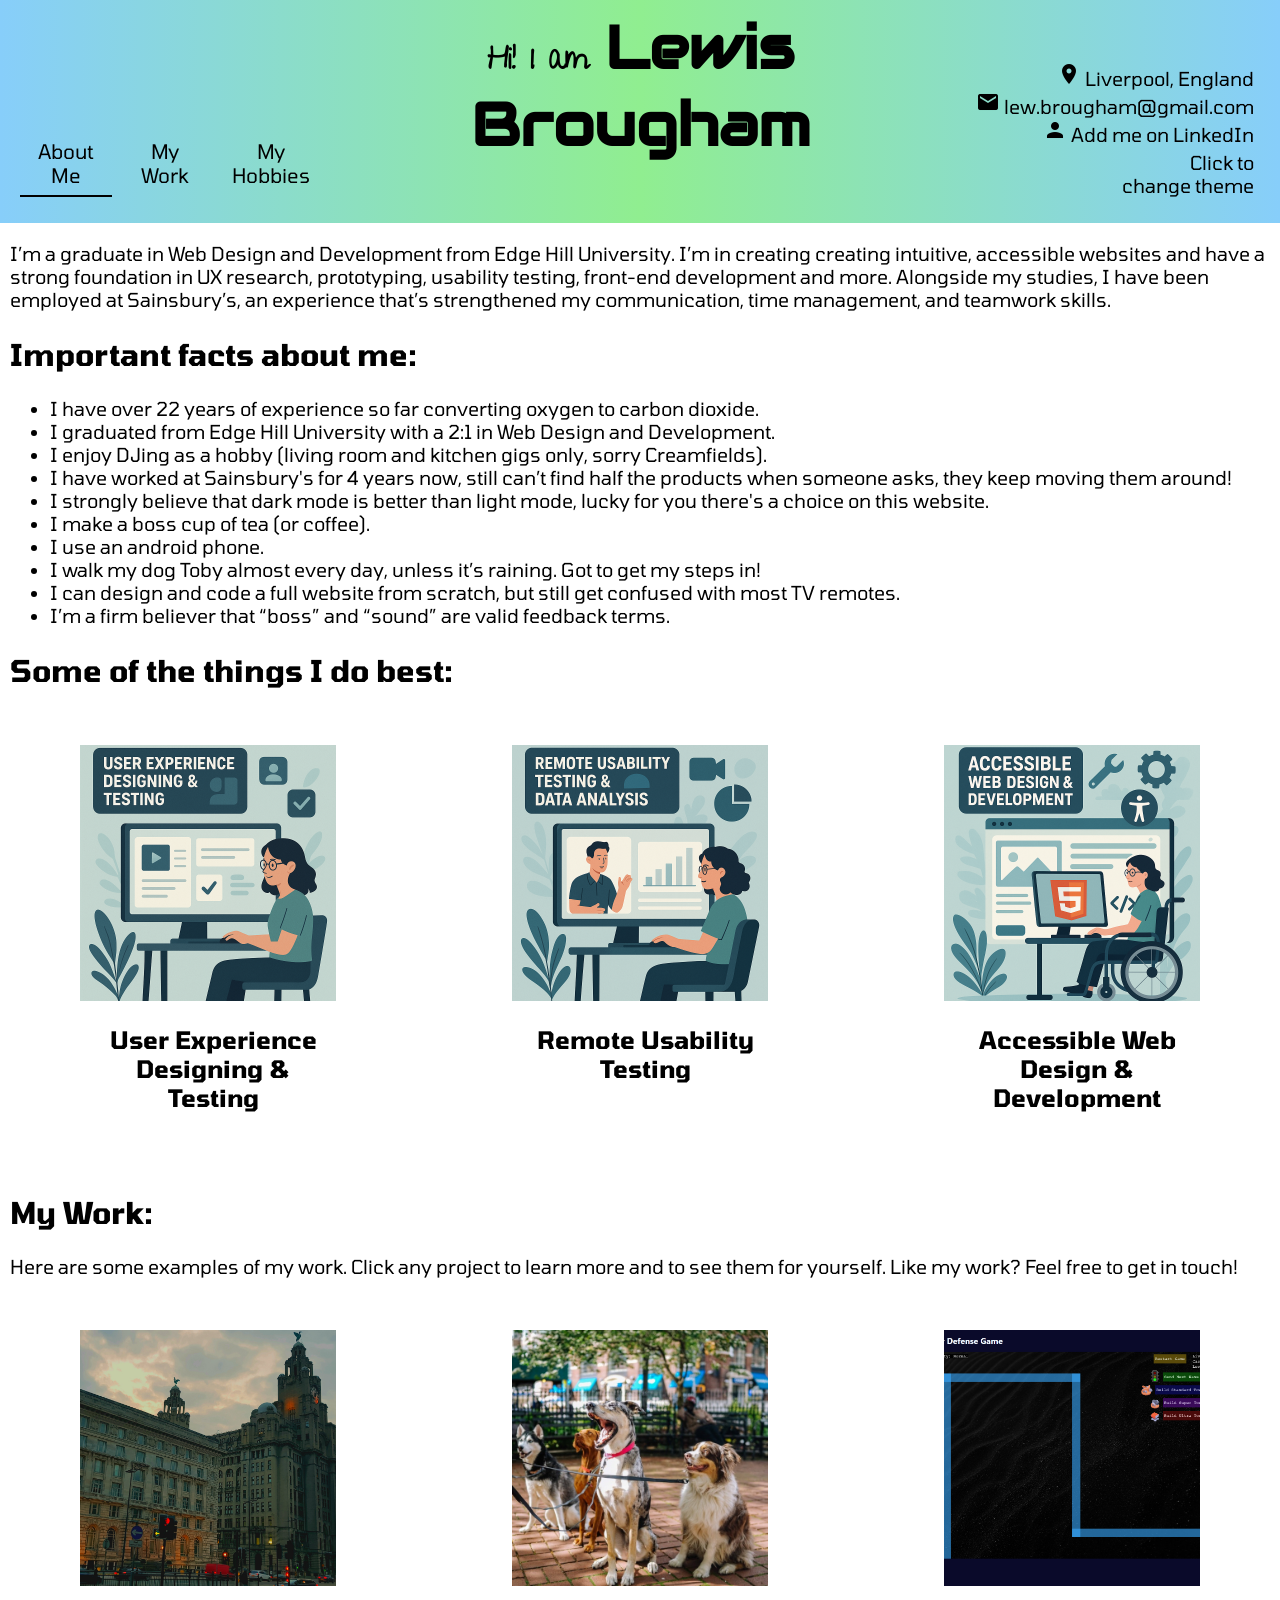
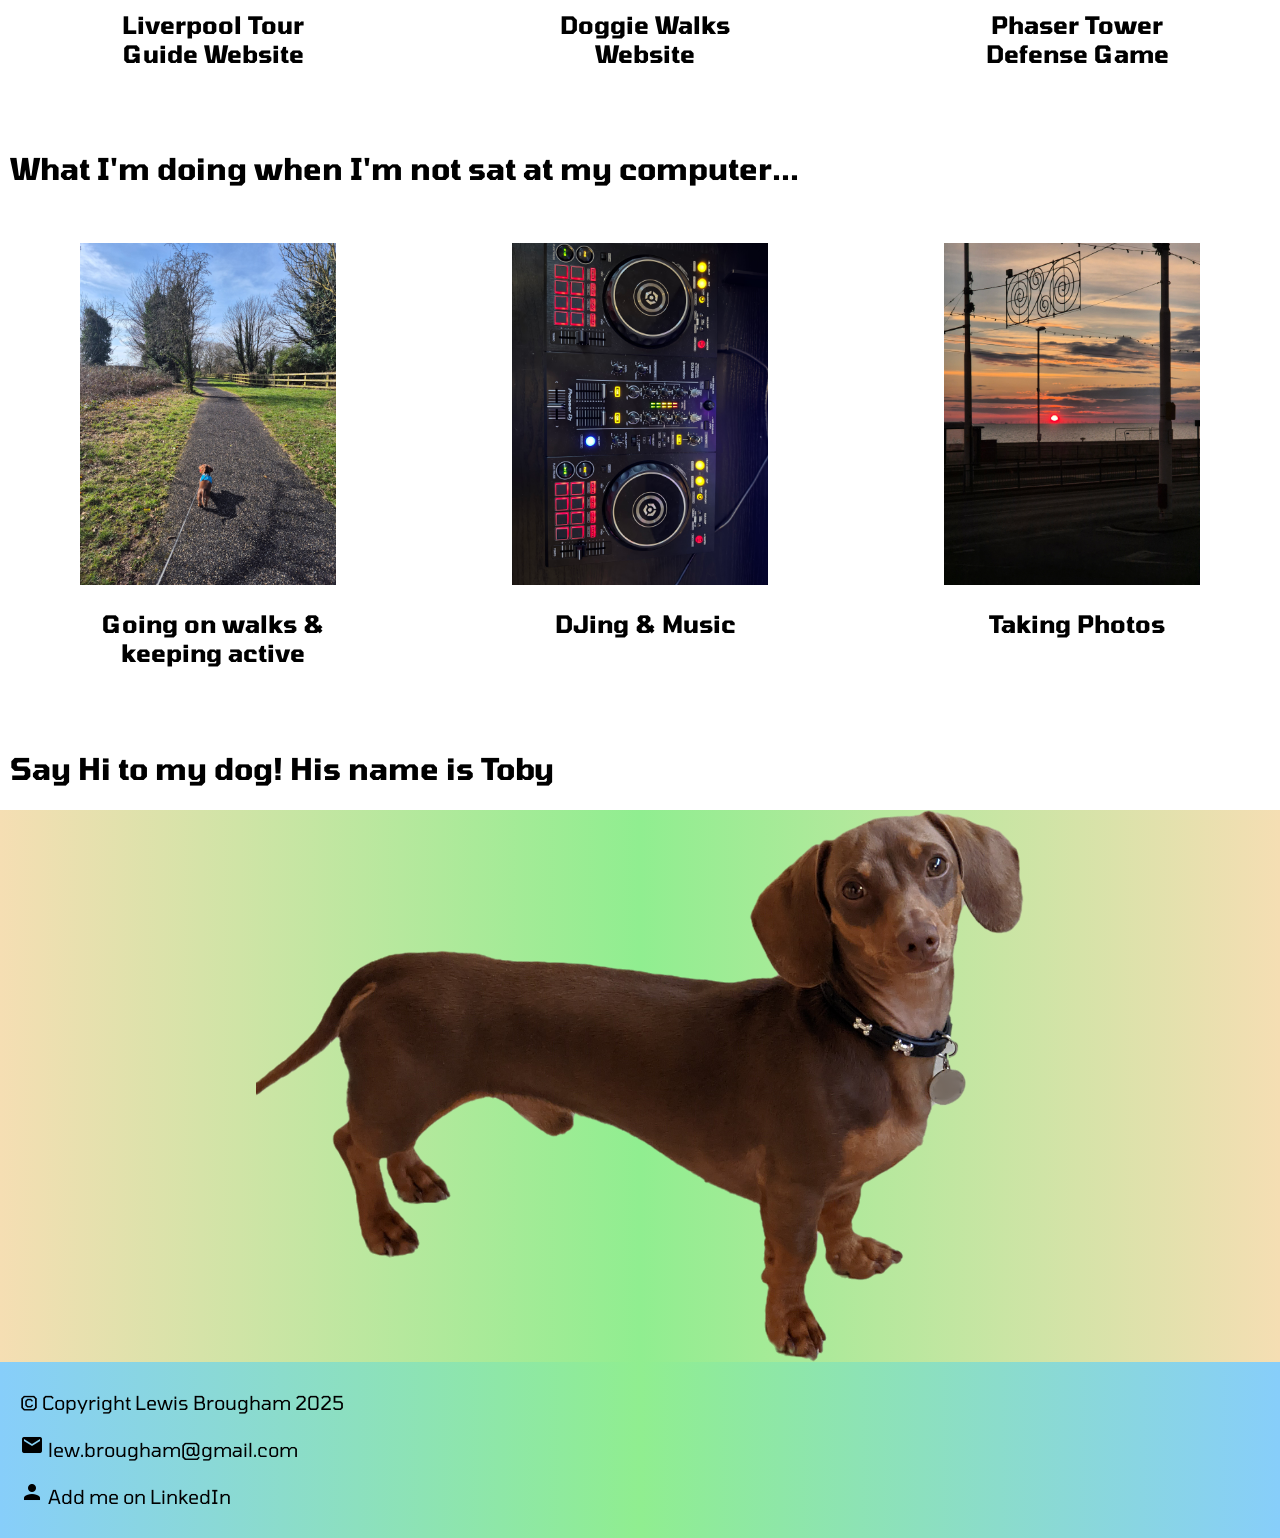
<file: index.html>
<!DOCTYPE html>
<html lang="en">
<head>
    <meta charset="UTF-8">
    <meta name="viewport" content="width=device-width, initial-scale=1.0">
    <title>Lewis Brougham Professional Portfolio</title>
    <link rel="stylesheet" href="styles/style.css">
    <link rel="stylesheet" href="styles/grid.css">
    <script src="js/theme.js"></script>
    <script src="js/app.js"></script>
    <link rel="stylesheet" href="https://fonts.googleapis.com/icon?family=Material+Icons">
</head>
<body>
    <header>
        <nav>
            <ul>
                <li class="navactive"><a href="index.html">About Me</a></li>
                <li><a href="#mywork">My Work</a></li>
                <li><a href="#hobbies">My Hobbies</a></li>
            </ul>
        </nav>
        <section>
            <h1><span class="intro">Hi! I am </span>Lewis Brougham</h1>
        </section>
        <ul class="contact">
            <li><i class="material-icons">place</i> Liverpool, England</li>
            <li><i class="material-icons">mail</i> lew.brougham@gmail.com</li>
            <li><a href="https://www.linkedin.com/in/lewis-brougham/" target="_blank"><i class="material-icons">person</i> Add me on LinkedIn</a></li>
            <li id="theme-toggle"><i class="material-icons">dark_mode</i> Click to change theme</li>
        </ul>
    </header>
<p>I’m a graduate in Web Design and Development from Edge Hill University. I’m in creating creating intuitive, 
    accessible websites and have a strong foundation in UX research, prototyping, usability testing, front-end development and more.
    Alongside my studies, I have been employed at Sainsbury’s, an experience that’s strengthened my communication, time management, and teamwork skills.</p>
<h2>Important facts about me:</h2>    
<ul>
    <li>I have over 22 years of experience so far converting oxygen to carbon dioxide.</li>
    <li>I graduated from Edge Hill University with a 2:1 in Web Design and Development.</li>
    <li>I enjoy DJing as a hobby (living room and kitchen gigs only, sorry Creamfields).</li>
    <li>I have worked at Sainsbury's for 4 years now, still can’t find half the products when someone asks, they keep moving them around!</li>
    <li>I strongly believe that dark mode is better than light mode, lucky for you there's a choice on this website.</li>
    <li>I make a boss cup of tea (or coffee).</li>
    <li>I use an android phone.</li>
    <li>I walk my dog Toby almost every day, unless it’s raining. Got to get my steps in!</li>
    <li>I can design and code a full website from scratch, but still get confused with most TV remotes.</li>
    <li>I’m a firm believer that “boss” and “sound” are valid feedback terms.</li>
</ul>
<h2>Some of the things I do best:</h2>
<article class="about">
    <figure class="skill">
        <figure class="skillhead">
            <h3>User Experience Designing & Testing</h3>
            <img class="gridimg" src="assets/ux.png" alt="Image of User Experience Designing & Testing">
        </figure>
            <p>During my Fundamentals of UX Design module at university, I conducted a UX study on a specific Virtual Learning Environment (VLE) to evaluate user preferences and pain points of the system. 
                To gather insights, I designed and distributed user surveys to users of this system. Ensuring that the questions they contained were unbiased and carefully considered.</p>
            <p>Using the survey data, I gathered multiple redesign concepts by using the Crazy 8’s method, refining the most suitable concept into a more detailed sketch. 
                I then developed a wireframe incorporating real content that would be in the VLE, followed by a fully interactive prototype in Figma for testing purposes.</p>
            <p>To assess usability of my proposed redesign, I conducted Think-Aloud testing with users of the original VLE, gathering feedback on improvements and potential new issues. The results were compiled into a report, 
                which contained the processes of analysing user preferences, the redesign development, and a conclusion of whether the proposed VLE effectively addressed identified pain points while ensuring no new usability concerns were introduced.</p>
    </figure>
    <figure class="skill">
        <figure class="skillhead">
            <h3>Remote Usability Testing</h3>
            <img class="gridimg" src="assets/usability.png" alt="Image of Remote Usability Testing & Data Analysis">
        </figure>
            <p>Following on from my Fundamentals of UX module. I completed a Usability Testing & Data Analysis module, which introduced me to testing websites without access to real users</p>
            <p>I conducted a usability assessment of a summer camp website to identify usability, accessibility, and performance issues. Unlike my previous module which relied on user surveys and direct user testing, 
                this assessment focused on analytical methods to evaluate the site without having in-person access to any users.</p>
            <p>I performed log analysis on the site's raw log data using Python tools such as Pandas & MatPlotLib (after firstly cleaning unnecessary data), as well as Accessibility & Performance testing using tools such as Chrome's LightHouse & ARC Toolkit.  
                A Cognitive Walkthrough was also performed to identify any issues with the site's flow. All of these methods helped to assess the overall user experience of the site with no access to users personally.
                These methods helped identify potential usability barriers, performance inefficiencies, and user flow disruptions, particularly those that could slow down or discourage users from completing actions, such as paying their deposit.</p>
            <p>As with the UX module, a report was produced containing descriptions of the usability and data analysis techniques used, as well as findings from the tests, and a comparison of the tests used and their findings. 
                Finally, proposed solutions to any issues identified were detailed, with justifications as to why these solutions would be suitable and why it is important to implement them, as well as which recommendations are the most important out of them all.</p>
    </figure>
    <figure class="skill">
        <figure class="skillhead">
            <h3>Accessible Web Design & Development</h3>
            <img class="gridimg" src="assets/accessible.png" alt="Image of Accessible Web Design & Development">
        </figure>
            <p>My Web Design & Development module in first year of university gave me the fundamental knowledge of developing accessible websites using HTML5 semantic tags.
                This module also introduced me to CSS, including CSS Grid & Flex for responsive layouts. During this module, I completed 10 small portfolio tasks to demonstrate my understanding,
                as well as the development of a full site based on screenshots of the desired design. I also created a mobile layout of this website that remains fully accessible for those viewing on mobile with smaller screens.
            </p>
            <p>I have since developed several more accessible websites, expanding my knowledge. Examples of these include a site for a fictious dog walking company where I followed a client brief (NOT a real client, just a form), and created a website according to it. 
                The goal of this website was for users to contact the company and make the business sales. 
            </p>
            <p>My final project at university was to create a website that stands out compared to other websites which all follow very similar design patterns to one another. My website was a tour guide to Liverpool.
                I chose to make a site on this as I found that all tourist websites were very similar to each other, which gave me ideas on how to make my one unique in comparison. I used my UX skills during this project to ensure
                that my website met the user's needs, and that my designs were suitable though unique compared to others. I also used my usability testing skills to ensure that my unique site remained fully accessible and performed properly.
            </p>
    </figure>
</article>   
<h2 id="mywork">My Work:</h2>
<p>Here are some examples of my work. Click any project to learn more and to see them for yourself. Like my work? Feel free to get in touch!</p>
<article class="mywork">
    <figure class="work">
        <figure class="skillhead">
            <h3>Liverpool Tour Guide Website</h3>
            <img class="gridimg" src="assets/work1.jpg" alt="Image of User Experience Designing & Testing">
        </figure>
            <p><a class="link" href="https://scouse-liverpool-guide.netlify.app" target="_blank">Click here to view my Liverpool Tour Guide Website</a></p>
            <p>For my final project at University, I chose a project called "The Web is Boring!" in which I was tasked with designing & developing a website that stands out compared to other sites which all follow the same, standardised design patterns, and investigate any UX issues that arise from this unique design.
                I chose to make my website a tourist guide to the city of Liverpool, as being from there myself simplified the content gathering process massively. I chose this project as it gave me a great opportunity to demonstrate what I had learned
            througout the course of my degree, specifically the knowledge from the UX & Usability testing modules.</p>
            <p>Before starting this build, I did a desk research survey on 5 existing tourist sites to evaluate which content they provided, as well as what their designs were like. I gathered all of the content ideas into a table, 
                and found that all of the designs were very similar. All sites had the same large banner image, with a nav bar across the top. And they mostly contained the same colour schemes with blue and orange accents.
                This gave me some ideas of how to make my site stand out and be different to all of these other websites. I also conducted short user surveys and handed them to possible users of a site like this, 
                in order to get feedback on what contents they would like to see in the site.</p>
            <p>To create my unique design for the site, I started by utilising the Crazy 8's method which I learned during my UX module. This involves simply drawing out 8 low fidelity designs quickly on paper.
                The 8 designs were then narrowed down to just one which I felt was the most appropiate, and this was developed into a higher fidelity sketch with more detail. Once happy with this, I then used Figma, a prototyping tool, 
                to create an interactive prototype of the website with some real content added. This allowed me to test out the navigation system for myself to identify whether it would be suitable. I also got users to test this system to ensure it's ease of use.
            </p>
            <p>I ended up deciding to flip standard web design on its head (quite literally) and made an inverted page scroll site, with a standout navigation system that is remeniscent of the Windows 8 start screen. 
                The testing revealed that users appreciated the navigation system and found it engaging, but the inverted scroll did cause issues at first. A prompt was added and spacing/borders adjusted to give users a clearer idea of how the site is navigated.</p>
            <p>
                The accompanying report explained that there were UX issues as a result of this unique design. This proves the reason why the web is boring today, as users are used to standard layouts and interactions. Incase you're wondering, I got a mark of 61 for this project!
            </p>
    </figure>
    <figure class="work">
        <figure class="skillhead">
            <h3>Doggie Walks Website</h3>
            <img class="gridimg" src="assets/work2.jpg" alt="Image of Remote Usability Testing & Data Analysis">
        </figure>
            <p><a class="link" href="https://doggiewalkscouk-cis3159.netlify.app" target="_blank">Click here to view my Doggie Walks Website</a></p>
            <p>This website is based off a client brief I was provided with for a fictious dog walking company. I was provided with all of the content the client wished to be included in the site.
                The client also mentioned some design elements they wished to see, such as pastel colour scheme with mainly light blue tones, as well as paw patterns being added to the background.
                I was also provided with 5 other dog walking sites which the client liked, and elements of them which they would like to see in this site.</p>
            <p>My reason for choosing to do this project is to show that I am capable of interpreting a brief from a client in the real world, as this is as close as I was able to get to this experience during my time at University.
                I was also able to demonstrate my UX & Usability skills in this project, as well as semantic, accessible web coding.</p>
            <p>The process of developing this site was similar to the project one, however I did not have to perform the desk research survey or gather the content myself, as the client had already done this for me.
                I started with the Crazy 8's designs, and picked one of these to draw again in higher detail. An interactive prototype was then created in Figma, and shown to the client (my tutor) 
                to ensure that they approved of the design before I started building it.</p>
            <p>The build itself again used the Evolutionary Prototyping Methodology, which ensured that each feature worked as intended before moving onto the next 
                to prevent further delays and issues as development went on.</p>
    </figure>
    <figure class="work">
        <figure class="skillhead">
            <h3>Phaser Tower Defense Game</h3>
            <img class="gridimg" src="assets/work4.png" alt="Image of Accessible Web Design & Development">
        </figure>
            <p><a class="link" href="https://accessible-tower-defense-game-robot-j.netlify.app" target="_blank">Click here to view & play my Phaser Tower Defense Game (only working on desktop currently)</a></p>
            <p>This is a game I had to design & develop during my Games Development module at University. I was tasked to use the Phaser JavaScript framework to develop a game that implemented a series of features,
                which are as follows: A main menu which allows the user to select the game type/difficulty, Particle effects, Score tracking, Collision detection, Achievements to award the player as they progress, and a difficulty modifier with 3 modes; Easy Medium & Hard.
            </p>
            <p>I chose to develop a Tower Defense game as it is able to effectively accomodate the required features, and I enjoyed the gameplay of other similar games such as Bloons TD, so decided to create my own.
                As well as the difficulty selector with the 3 levels, the game also features progressive difficulty mechanics, which makes the enemies faster & tougher as the level increases. Particle effects were used on both the towers as they shoot,
                as well as enemies when they are eliminated.
            </p>
            <p>Prior to developing this game, I designed a flowchart to plan how the game loop would work. This simplified the development process as it allowed me to understand how the game was to work before building it in the code.
                As with my other projects, I used a prototyping methodology, where I implemented one feature and got it working perfect before moving on to the next. This helped to prevent any issues arising later on in the game development.
            </p>
            <p>The game does not adapt to a mobile layout, as this was not in scope for the coursework.</p>
    </figure>
</article>   
<h2 id="hobbies">What I'm doing when I'm not sat at my computer...</h2> 
<article class="about">
    <figure class="skill">
        <figure class="skillhead">
            <h3>Going on walks & keeping active</h3>
            <img class="gridimg" src="assets/dog-walk.jpg" alt="IImage of Toby (my dog) on a walk in the park with fields and the sun is shining">
        </figure>
            <p>I enjoy going on walks, almost every day. Keeps me fit, clears me head, and gives Toby, my dog, a chance to give me that “really, mate?” look. 
                He’s not keen if it’s raining or cold, but he tags along anyway… probably for the promise of treats when he gets home.</p>
            <p>I also enjoy swimming, the steam room, and sauna, all on top of my chill list. Whether at my local leisurecentre or somewhere a bit posher, a few lengths and a bit of steam always leave me feeling boss and ready to tackle the day… </p>
    </figure>
    <figure class="skill">
        <figure class="skillhead">
            <h3>DJing & Music</h3>
            <img class="gridimg" src="assets/decks.jpg" alt="Image of my dj decks. Pioneer DDJ-400">
        </figure>
            <p>I enjoy listening to and messing about with all sorts of music on the decks. Sometimes I record a mix at home in my room. Mixing tracks is my other way of being creative and exploring which ones actually sound boss mixed together.</p>
    </figure>
    <figure class="skill">
        <figure class="skillhead">
            <h3>Taking Photos</h3>
            <img class="gridimg" src="assets/photo.jpg" alt="Photo I took of the sea in Blackpool with a belter sunset">
        </figure>
            <p>I’m into taking photos, mostly on my walks or when I’m out and about. No fancy camera, just my phone, but sometimes I get a proper belter of a shot. If you want to see some of my favourites over the years, <a class="link" href="gallery.html">click here.</a></p>
    </figure>
</article>
<h2>Say Hi to my dog! His name is Toby</h2>
<figure id="tobybg">
    <img  id="toby" src="assets/toby2.png" alt="A picture of my Daschund dog called Toby">
</figure>
<footer>
    <p>© Copyright Lewis Brougham 2025</p>
    <p><i class="material-icons">mail</i> lew.brougham@gmail.com</p>
    <p><a href="https://www.linkedin.com/in/lewis-brougham/" target="_blank"><i class="material-icons">person</i> Add me on LinkedIn</a></p>
</footer>
</body>
</html>
</file>
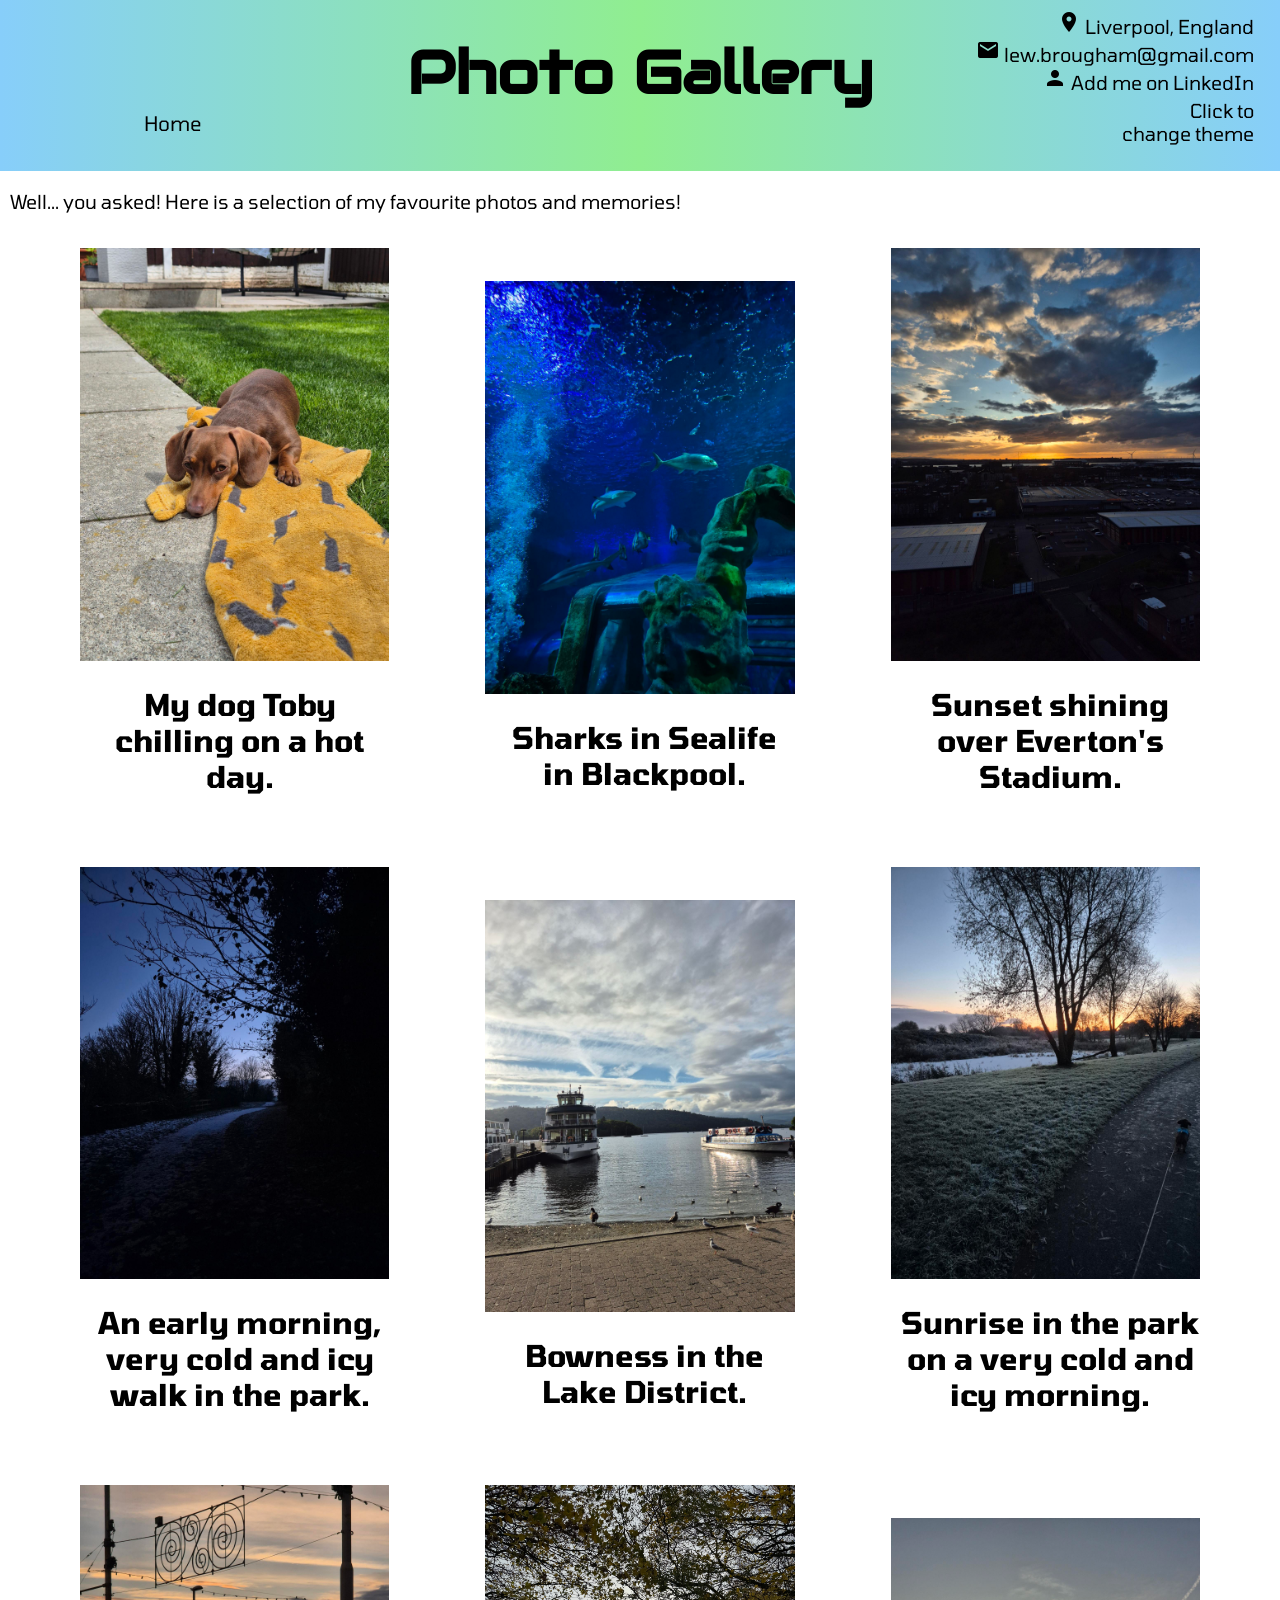
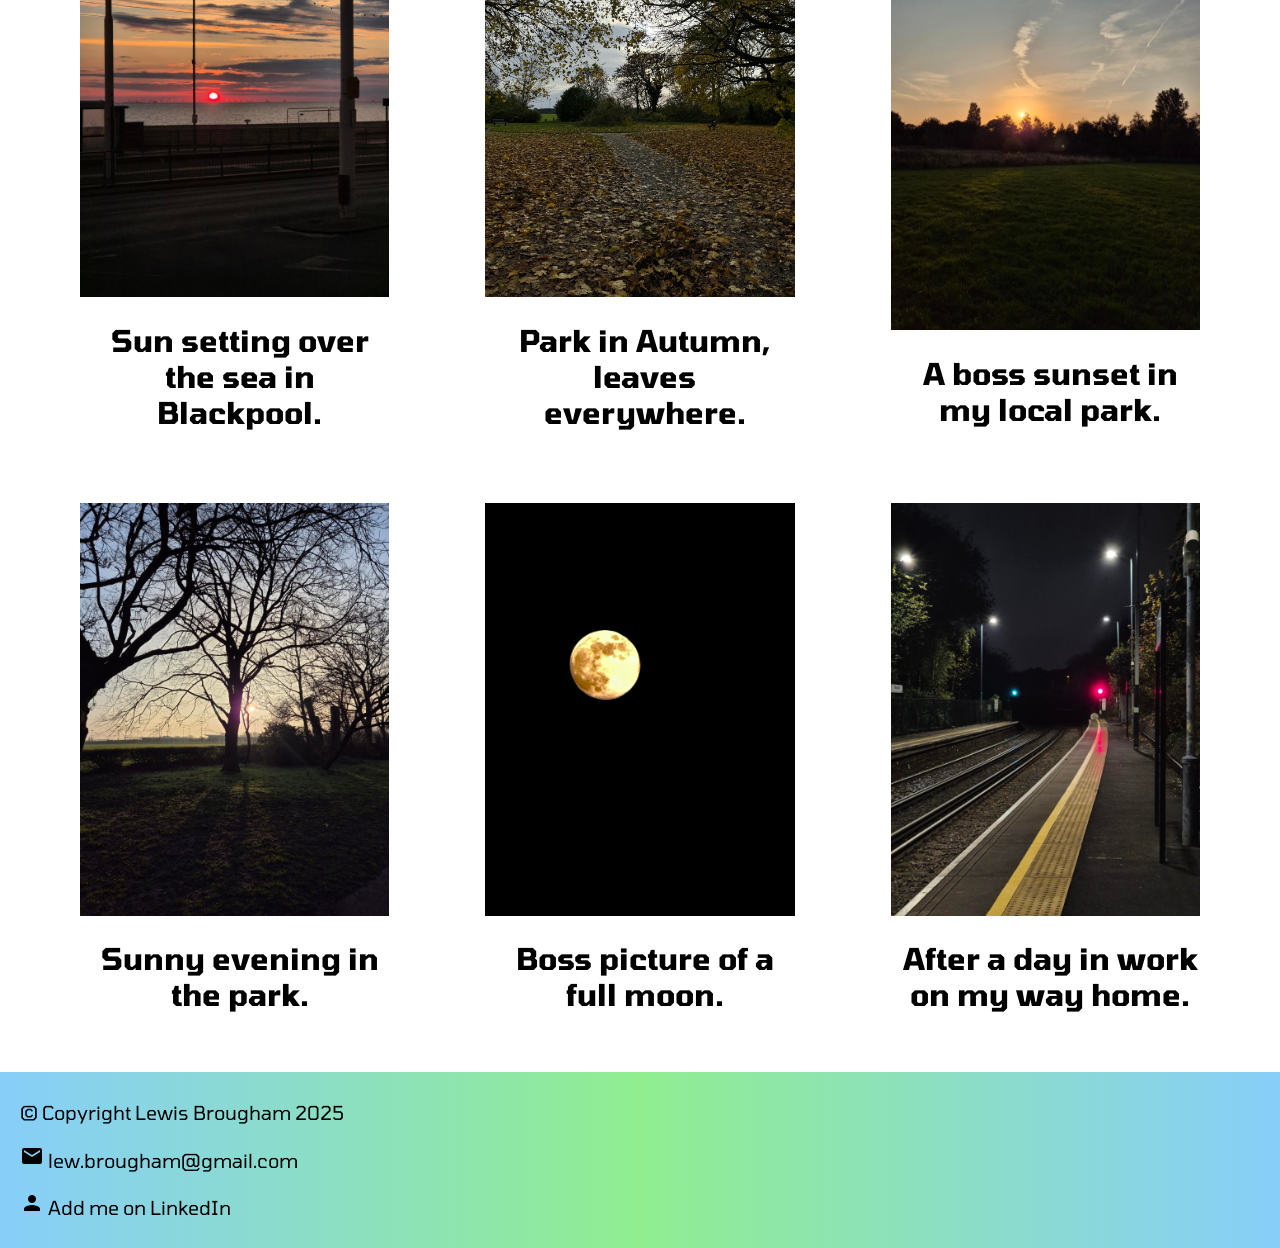
<file: gallery.html>
<!DOCTYPE html>
<html lang="en">
<head>
    <meta charset="UTF-8">
    <meta name="viewport" content="width=device-width, initial-scale=1.0">
    <title>Lewis Brougham Professional Portfolio - Photo Gallery</title>
    <link rel="stylesheet" href="styles/style.css">
    <link rel="stylesheet" href="styles/grid.css">
    <script src="js/theme.js"></script>
    <script src="js/app.js"></script>
    <link rel="stylesheet" href="https://fonts.googleapis.com/icon?family=Material+Icons">
</head>
<body>
    <header>
        <nav>
            <ul>
                <li><a href="index.html">Home</a></li>
            </ul>
        </nav>
        <section>
            <h1>Photo Gallery</h1>
        </section>
        <ul class="contact">
            <li><i class="material-icons">place</i> Liverpool, England</li>
            <li><i class="material-icons">mail</i> lew.brougham@gmail.com</li>
            <li><a href="https://www.linkedin.com/in/lewis-brougham/" target="_blank"><i class="material-icons">person</i> Add me on LinkedIn</a></li>
            <li id="theme-toggle"><i class="material-icons">dark_mode</i> Click to change theme</li>
        </ul>
    </header>
    <p>Well... you asked! Here is a selection of my favourite photos and memories!</p>
    <figure class="gallery">
        <figure>
            <h2>My dog Toby chilling on a hot day.</h2>
            <img src="assets/gallery/toby-chilling.jpg" alt="my dachshund dog Toby chilling in the garden on his blanket on a hot day">
          </figure>
          <figure>
            <h2>Sharks in Sealife in Blackpool.</h2>
            <img src="assets/gallery/blackpool-aquarium.jpg" alt="Sealife aquarium in blackpool showing sharks">
          </figure>
          <figure>
            <h2>Sunset shining over Everton's Stadium.</h2>
            <img src="assets/gallery/liverpool-sunset.jpg" alt="sunset shining above Bramley moore docks in Liverpool">
          </figure>
          <figure>
            <h2>An early morning, very cold and icy walk in the park.</h2>
            <img src="assets/gallery/winter-morning.jpg" alt="A very cold and icy winter morning on a dog walk">
          </figure>
          <figure>
            <h2>Bowness in the Lake District.</h2>
            <img src="assets/gallery/lakes-holiday.jpg" alt="Bowness in the Lake District showing a lake">
          </figure>
          <figure>
            <h2>Sunrise in the park on a very cold and icy morning.</h2>
            <img src="assets/gallery/winter-walk.jpg" alt="Another photo from the very cold and icy winter morning showing the sunrise">
          </figure>
          <figure>
            <h2>Sun setting over the sea in Blackpool.</h2>
            <img src="assets/gallery/blackpool-sunset.jpg" alt="Sunset over the sea in Blackpool">
          </figure>
          <figure>
            <h2>Park in Autumn, leaves everywhere.</h2>
            <img src="assets/gallery/autumn.jpg" alt="local park in Autumn with leaves everywhere">
          </figure>
          <figure>
            <h2>A boss sunset in my local park.</h2>
            <img src="assets/gallery/boss-sunset.jpg" alt="Sunset in local park">
          </figure>
          <figure>
            <h2>Sunny evening in the park.</h2>
            <img src="assets/gallery/park.jpg" alt="Sun shining in local park">
          </figure>
          <figure>
            <h2>Boss picture of a full moon.</h2>
            <img src="assets/gallery/moon.jpg" alt="Picture zoomed into a full moon">
          </figure>
          <figure>
            <h2>After a day in work on my way home.</h2>
            <img src="assets/gallery/home-time.jpg" alt="Picture of the railway at night showing red and green signals">
          </figure>
    </figure>

<footer>
    <p>© Copyright Lewis Brougham 2025</p>
    <p><i class="material-icons">mail</i> lew.brougham@gmail.com</p>
    <p><a href="https://www.linkedin.com/in/lewis-brougham/" target="_blank"><i class="material-icons">person</i> Add me on LinkedIn</a></p>
</footer>
</body>
</html>
</file>
<file: styles/style.css>
/* Default light theme */
@import url('https://fonts.googleapis.com/css2?family=Tomorrow:ital,wght@0,100;0,200;0,300;0,400;0,500;0,600;0,700;0,800;0,900;1,100;1,200;1,300;1,400;1,500;1,600;1,700;1,800;1,900&display=swap');
@import url('https://fonts.googleapis.com/css2?family=Give+You+Glory&display=swap');
@import url('https://fonts.googleapis.com/css2?family=Audiowide&display=swap');
html {
    scroll-behavior: smooth;
}
body {
    background-color: white;
    color: black;
    font-family: Arial, Helvetica, sans-serif;
    margin: 0;
    overflow-x: hidden;
    transition: 0.3s;
    width: 100%;
}
h2, h3, p, li{
    margin-left: 10px;
    font-family: "Tomorrow", sans-serif;
}
h2 {
    font-size: 30px;
}
h3 {
    font-size: 24px;
}
p, li {
    font-size: larger;
}
h1 {
    font-family: "Audiowide", sans-serif;
    font-weight: 700;
    font-style: normal;
    font-size: 60px;
    margin-top: 0;
  }
.intro {
    font-family: "Give You Glory", cursive;
    font-size: 0.5em;
    text-align: left;
    font-weight: bold;
    color: black;
    max-width: 4em;
    transition: 0.3s;
}
header, footer {
    background: linear-gradient(90deg, lightskyblue, lightgreen, lightskyblue, lightgreen, lightskyblue);
    background-size: 200% 200%; /* Allows for a smoother transition */
    animation: gradientAnimation 8s infinite linear;
    margin: 0;
    padding: 10px;
}
@keyframes gradientAnimation {
    0% { background-position: 0% 50%; }
    100% { background-position: 100% 50%; }
}
a {
    text-decoration: none;
    color: black;
    transition: 0.3s;
}
nav ul, .contact {
    list-style-type: none;
    font-family: "Tomorrow", sans-serif;
    margin-top: 0;
    padding: 0;
}
nav li, nav li a {
    font-size: 20px;
    padding: 4px 6px;
    display: block;
    transition: 0.3s;
}
nav ul {
    display: flex;
    align-items: center;
    justify-content: center; 
    height: auto; 
    padding: 0;
}
nav li {
    flex-grow: 1;
    text-align: center; 
    font-family: "Tomorrow", sans-serif;
}
nav li, .skillhead {
    border-bottom: 2px solid transparent;
}
nav li:hover, .skillhead:hover {
    border-bottom: 2px solid rgba(0, 0, 0, 0.5);
}
.navactive {
    border-bottom: 2px solid black;
    transition: 0.3s;
}
header {
    display: flex;
    align-items: flex-end;  
    justify-content: center; 
    text-align: center;
}
#theme-toggle {
    cursor: pointer;
}
.skill, .work {
    text-align: left;
}
.skillhead, .gallery figure {
    display: flex;
    flex-direction: column-reverse; 
    align-items: center; 
    text-align: center;
    transition: 0.3s;
}
.gallery h2 {
    min-height: 2.5em;
}
.skill img, .mywork img, .gallery img {
    max-width: 100%;
    transition: 0.3s;
}
.gallery {
    gap: 1em;
}
.skill p {
    max-height: 0px;  
    opacity: 0;  
    overflow: hidden;  
    transition: max-height 0.3s ease-out, opacity 0.3s ease-out, margin 0.3s ease-out;
    margin: 0; 
}
.skill p.active {
    max-height: 100%; 
    opacity: 1;
    margin: 10px 0; 
}
.skillhead img:hover {
    filter: brightness(80%); 
}
#toby {
    width: 60%;
}
#tobybg {
    display: flex; 
    justify-content: center; 
    align-items: center; 
    width: 100%;
    background: linear-gradient(90deg, wheat, lightgreen, wheat, lightgreen, wheat);
    background-size: 200% 200%; 
    animation: gradientAnimation 2s infinite linear;
    margin: 0;
}
.mywork {
    max-width: 100%;
}
.link {
    text-decoration: none;
    color: midnightblue;
    transition: 0.3s;
    font-weight: bold;
}
.link:hover {
    color: darkgreen;
}
/* Dark mode styles */
body.dark-mode {
    background-color: #121212;
    color: white;
}
body.dark-mode .navactive {
    border-bottom: 2px solid white;
}
body.dark-mode nav li:hover, body.dark-mode .skillhead:hover {
    border-bottom: 2px solid rgba(255, 255, 255, 0.5);
}

body.dark-mode header, body.dark-mode footer {
    background: linear-gradient(90deg, midnightblue, darkgreen, midnightblue, darkgreen, midnightblue);
    background-size: 200% 200%; 
    animation: gradientAnimation 8s infinite linear;
}
body.dark-mode #tobybg {
    background: linear-gradient(90deg, rgba(165, 42, 42, 0.25), rgba(0, 100, 0, 0.25), rgba(165, 42, 42, 0.25), rgba(0, 100, 0, 0.25), rgba(165, 42, 42, 0.25));
    background-size: 200% 200%; 
    animation: gradientAnimation 2s infinite linear;
}
body.dark-mode a, body.dark-mode .intro {
    color: white;
}
body.dark-mode .skill img {
    filter: brightness(70%);
}
body.dark-mode .skillhead img:hover {
    filter: brightness(55%);
}
body.dark-mode .link {
    color: lightskyblue;
}
body.dark-mode .link:hover {
    color: lightgreen;
}


@media (min-aspect-ratio: 1/1) { /*DESKTOP STYLES*/
    #toby {
        width: 60%;
        display: block; 
        margin: 0 auto; 
    }
    .contact {
        text-align: right;
        margin-right: 1em;
    }
    .gridimg {
        width: 100%;
    }
}
@media (max-aspect-ratio: 1/1) { /*MOBILE STYLES*/
    #toby {
        width: 90%;
        display: block; 
        margin: 0 auto; 
    }
    .gridimg {
        width: 75%;
    }
}
</file>
<file: styles/grid.css>
@media (min-aspect-ratio: 1/1) {  /*desktop layouts*/
    header {
        display: grid;
        grid-template-columns: 1fr 2fr 1fr;
        grid-template-rows: 1fr;
    }
    header nav { 
        grid-column: 1;
    }
    header h1 {
        grid-column: 2;
    }
    header .contact {
        grid-column: 3;
    }
    .about,
    .gallery,
    .mywork {
        display: grid;
        grid-template-columns: 1fr 1fr 1fr;
        grid-template-rows: auto;
        gap: 1em;
    }
}
@media (max-aspect-ratio: 1/1) { /*Mobile Layouts*/
    header {
        display: grid;
        grid-template-columns: 1fr;
        grid-template-rows: 2fr 1fr 1fr;
    }
    header nav { 
        grid-row: 3;
    }
    header h1 {
        grid-row: 1;
    }
    header .contact {
        grid-row: 2;
    }
}
</file>
